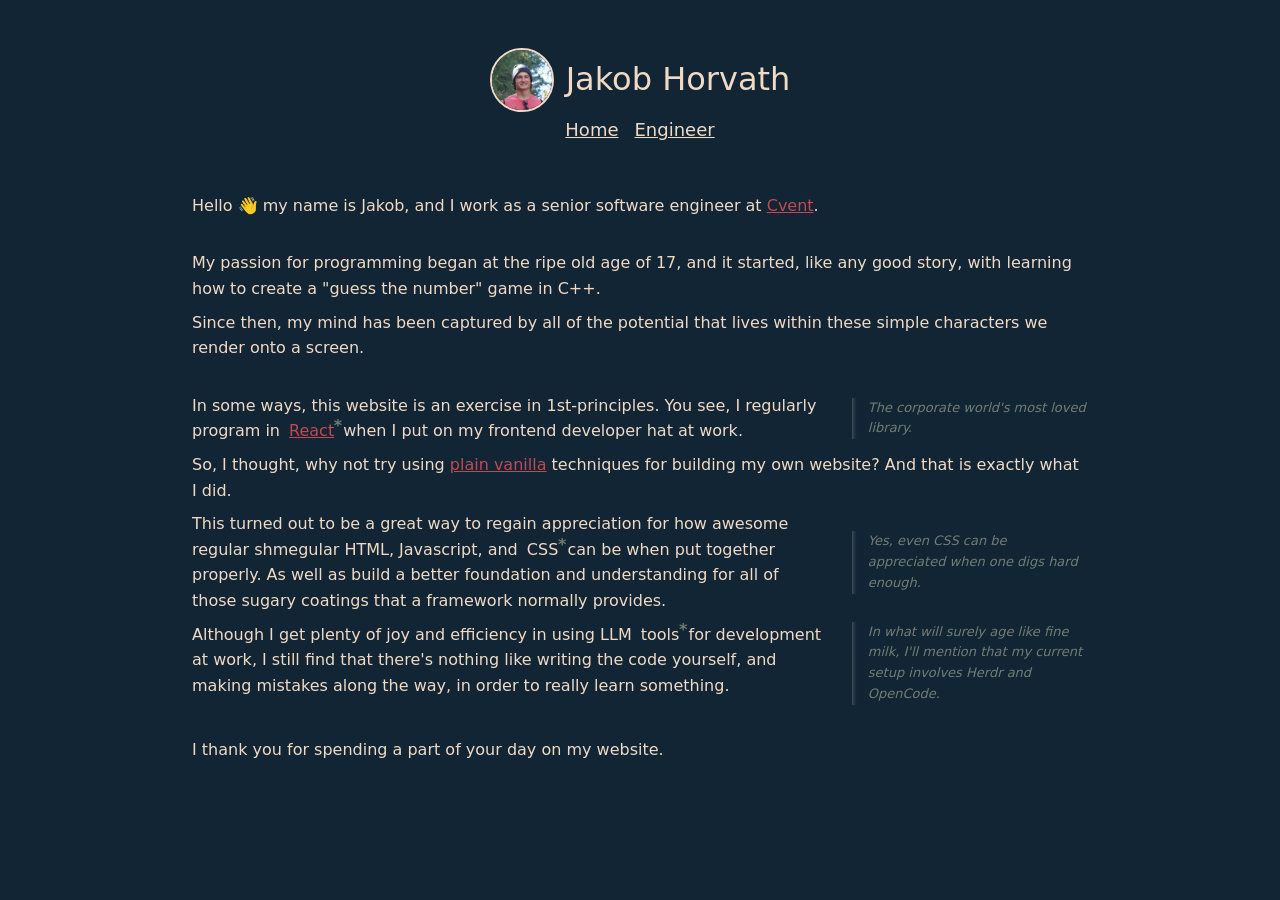
<file: index.html>
<!DOCTYPE html> 
<html lang="en">
<head>
  <title>Jakob Horvath</title>
  <meta charset="utf-8">
  <meta name="viewport" content="width=device-width">
  <meta name="description" content="Jakob's personal website.">
  
  <link rel="icon" type="image/png" sizes="96x96" href="/assets/faicon/favicon-96x96.png">
  <link rel="icon" href="/assets/favicon/favicon.svg" type="image/svg+xml" sizes="any">
  <link rel="icon" href="/assets/favicon/favicon.ico">
  <link rel="apple-touch-icon" href="/assets/favicon/apple-touch-icon.png">
  <link rel="manifest" href="/assets/favicon/site.webmanifest">
  <meta name="theme-color" content="#ffffff" media="(prefers-color-scheme: light)">
  <meta name="theme-color" content="#0f172a" media="(prefers-color-scheme: dark)">
  
  <link rel="stylesheet" href="index.css"/>
  <link rel="canonical" href="https://jakob0x11.dev/index.html"/>
  <script type="module" src="index.js" defer></script>
</head>
<body>
  <header>
    <div class="title-section">
      <img 
        class="profile-image" 
        src="assets/IMG_7747.CR2.small-square.jpg"
        alt="Myself, posing for the camera during a hike"
      />
      <h1>Jakob Horvath</h1>
    </div>
    <nav id="nav-menu">
      <ol>
        <li><a href="#" aria-current="page">Home</a></li>
        <li><a href="pages/engineer.html">Engineer</a></li>
      </ol>
    </nav>
  </header>
  <main>
    <div class="main-content">
      <div class="text-section">
        <p>
          Hello &#128075; my name is Jakob, and I 
          work as a senior software engineer at <a href="https://www.cvent.com">Cvent</a>.
        </p>
      </div>

      <div class="text-section">
        <p>
          My passion for programming began at the ripe old age of 17,
          and it started, like any good story, with learning how to create a
          "guess the number" game in C++. 
        </p>
        <p>
          Since then, my mind has been captured by all of the potential 
          that lives within these simple characters we render onto a screen.
        </p>
      </div>

      <div class="text-section">
        <x-info-section
          left="In some ways, this website is an exercise in 1st-principles. 
          You see, I regularly program in %s when I put on my frontend developer 
          hat at work."
          right="The corporate world's most loved library."
          footnote="<a href='https://react.dev/'>React</a>"
        ></x-info-section>
          
        <p>
          So, I thought, why not try using 
          <a href="https://plainvanillaweb.com/index.html">plain vanilla</a>
          techniques for building my own website? And that is exactly what
          I did.
        </p>

        <x-info-section
          left="This turned out to be a great way to regain appreciation for how
            awesome regular shmegular HTML, Javascript, and 
            %s can be when put together properly. As well as build a better 
            foundation and understanding for all of those sugary coatings that 
            a framework normally provides."
          right="Yes, even CSS can be appreciated when one digs hard enough."
          footnote="CSS"
        ></x-info-section>
        
        <x-info-section
          left="Although I get plenty of joy and efficiency in using LLM %s for 
            development at work, 
            I still find that there's nothing like writing the code yourself, 
            and making mistakes along the way, in order to really learn something."
          right="In what will surely age like fine milk, I'll mention that my current
            setup involves Herdr and OpenCode."
          footnote="tools"
          ></x-info-section>
      </div>

      <div class="text-section">
        <p>
          I thank you for spending a part of your day on my website.
        </p>
      </div>
    </div>
  </main>
</body>
</html>
</file>
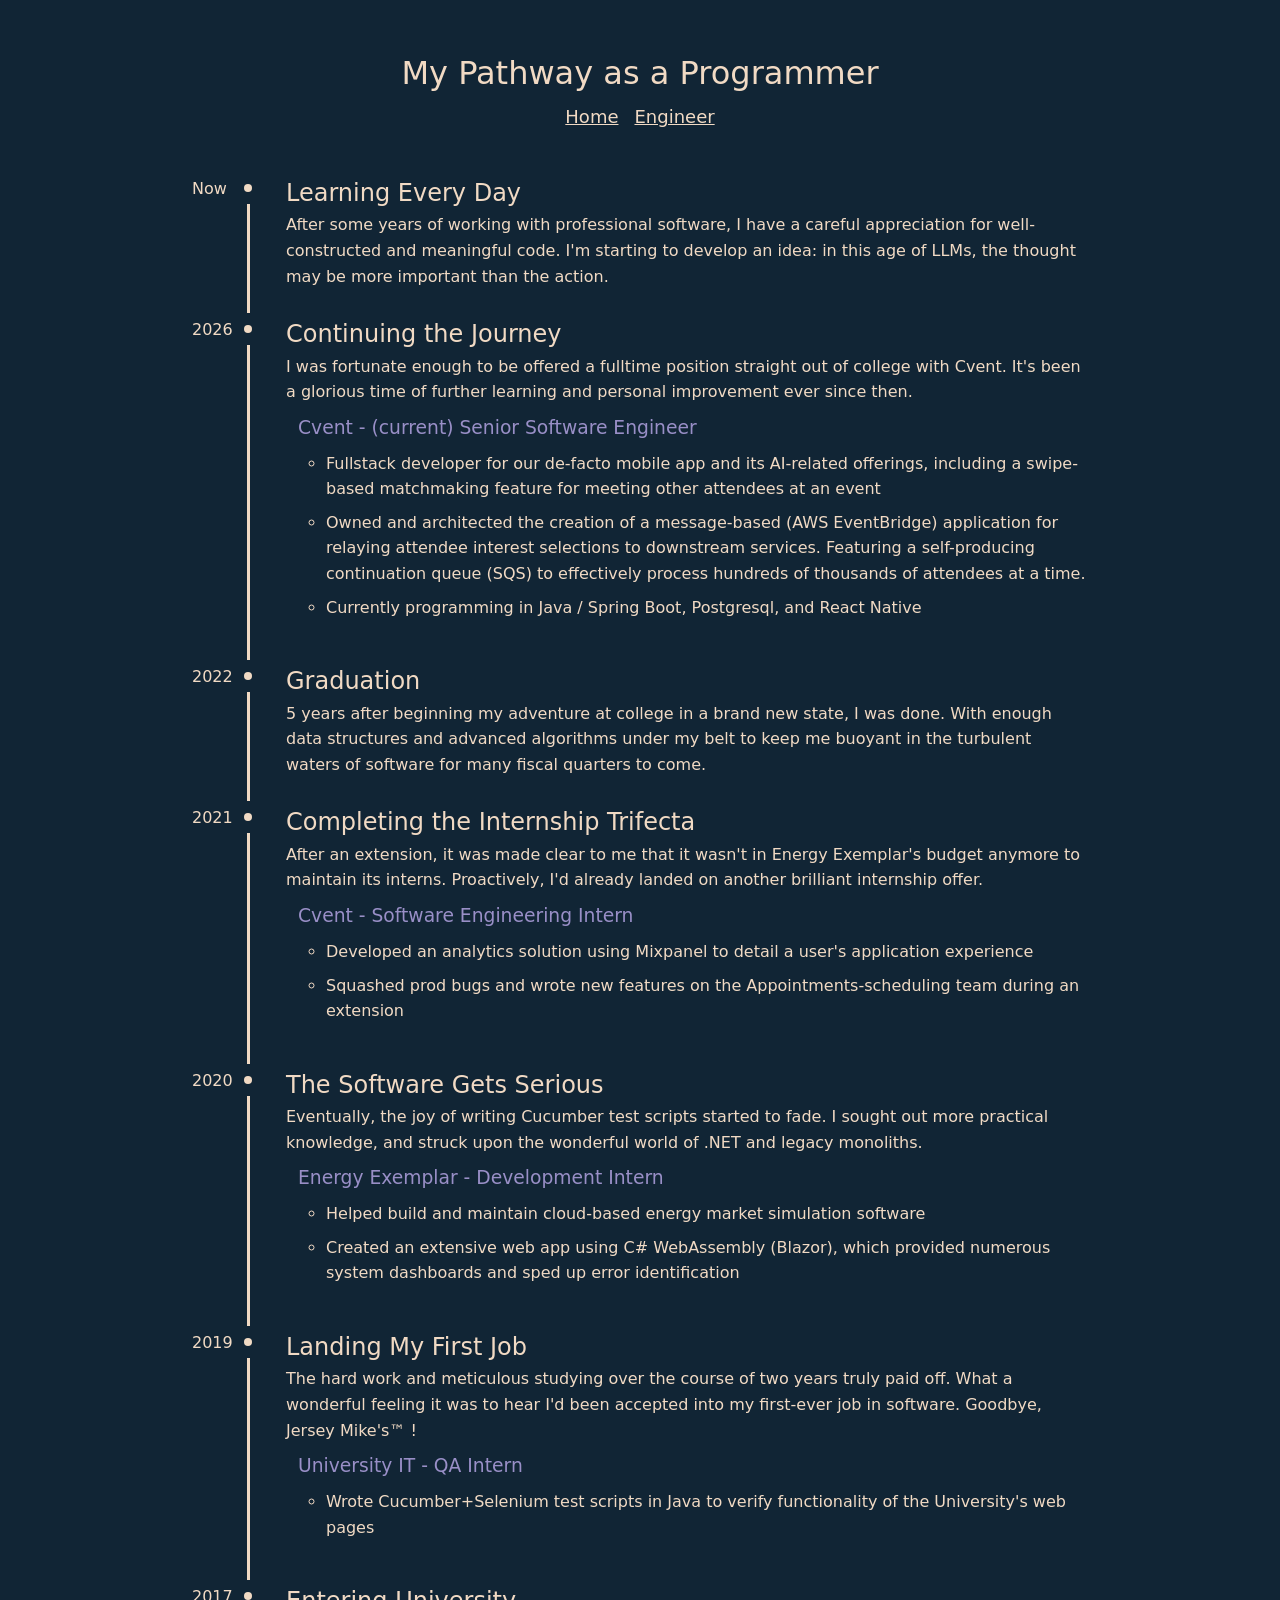
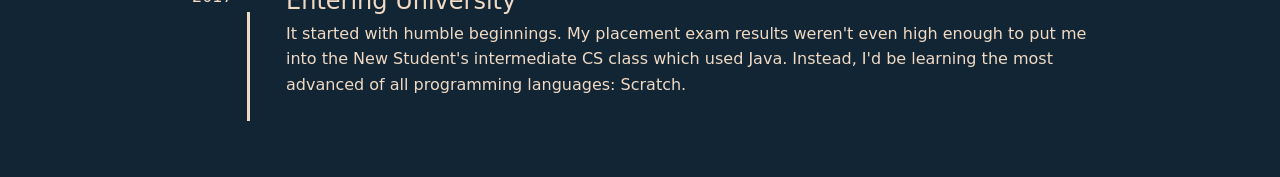
<file: pages/engineer.html>
<!DOCTYPE html>
<html lang="en">
<head>
  <title>Jakob Horvath - Software Engineer</title>
  <meta charset="utf-8">
  <meta name="viewport" content="width=device-width">
  <meta name="description" content="My experience as an engineer.">

  <link rel="icon" type="image/png" sizes="96x96" href="../assets/faicon/favicon-96x96.png">
  <link rel="icon" href="../assets/favicon/favicon.svg" type="image/svg+xml" sizes="any">
  <link rel="icon" href="../assets/favicon/favicon.ico">
  <link rel="apple-touch-icon" href="../assets/favicon/apple-touch-icon.png">
  <link rel="manifest" href="/assets/favicon/site.webmanifest">
  <meta name="theme-color" content="#ffffff" media="(prefers-color-scheme: light)">
  <meta name="theme-color" content="#0f172a" media="(prefers-color-scheme: dark)">

  <link rel="stylesheet" href="../index.css">
  <script type="module" src="../index.js" defer></script>
</head>
<body>
  <header>
    <div class="title-section">
      <h1>My Pathway as a Programmer</h1>
    </div>
    <nav id="nav-menu">
      <ol>
        <li><a href="../index.html" aria-current="page">Home</a></li>
        <li><a href="#">Engineer</a></li>
      </ol>
    </nav>
  </header>
  <main>
    <x-timeline-section
      date="Now"
      title="Learning Every Day"
      description="After some years of working with professional software, I have a careful appreciation for well-constructed and meaningful code. I'm starting to develop an idea: in this age of LLMs, the thought may be more important than the action."
    ></x-timeline-section>
    <x-timeline-section
      date="2026"
      title="Continuing the Journey"
      description="I was fortunate enough to be offered a fulltime position straight out of college with Cvent. It&#39;s been a glorious time of further learning and personal improvement ever since then."
      subtitle="Cvent - (current) Senior Software Engineer"
      notes='[
        "Fullstack developer for our de-facto mobile app and its AI-related offerings, including a swipe-based matchmaking feature for meeting other attendees at an event",
        "Owned and architected the creation of a message-based (AWS EventBridge) application for relaying attendee interest selections to downstream services. Featuring a self-producing continuation queue (SQS) to effectively process hundreds of thousands of attendees at a time.",
        "Currently programming in Java / Spring Boot, Postgresql, and React Native"
      ]'
    ></x-timeline-section>
    <x-timeline-section
      date="2022"
      title="Graduation"
      description="5 years after beginning my adventure at college in a brand new state, I was done. With enough data structures and advanced algorithms under my belt to keep me buoyant in the turbulent waters of software for many fiscal quarters to come."
    ></x-timeline-section>
    <x-timeline-section
      date="2021"
      title="Completing the Internship Trifecta"
      description="After an extension, it was made clear to me that it wasn't in Energy Exemplar's budget anymore to maintain its interns. Proactively, I'd already landed on another brilliant internship offer."
      subtitle="Cvent - Software Engineering Intern"
      notes='[
        "Developed an analytics solution using Mixpanel to detail a user&#39;s application experience",
        "Squashed prod bugs and wrote new features on the Appointments-scheduling team during an extension"
      ]'
    ></x-timeline-section>
    <x-timeline-section
      date="2020"
      title="The Software Gets Serious"
      description="Eventually, the joy of writing Cucumber test scripts started to fade. I sought out more practical knowledge, and struck upon the wonderful world of .NET and legacy monoliths."
      subtitle="Energy Exemplar - Development Intern"
      notes='[
        "Helped build and maintain cloud-based energy market simulation software",
        "Created an extensive web app using C# WebAssembly (Blazor), which provided numerous system dashboards and sped up error identification"
      ]'
    ></x-timeline-section>
    <x-timeline-section
      date="2019"
      title="Landing My First Job"
      description="The hard work and meticulous studying over the course of two years truly paid off. What a wonderful feeling it was to hear I'd been accepted into my first-ever job in software. Goodbye, Jersey Mike's™ !"
      subtitle="University IT - QA Intern"
      notes='["Wrote Cucumber+Selenium test scripts in Java to verify functionality of the University&#39;s web pages"]'
    ></x-timeline-section>
    <x-timeline-section
      date="2017"
      title="Entering University"
      description="It started with humble beginnings. My placement exam results weren't even high enough to put me into the New Student's intermediate CS class which used Java. Instead, I'd be learning the most advanced of all programming languages: Scratch."
    ></x-timeline-section>
  </main>
</body>
</html>
</file>
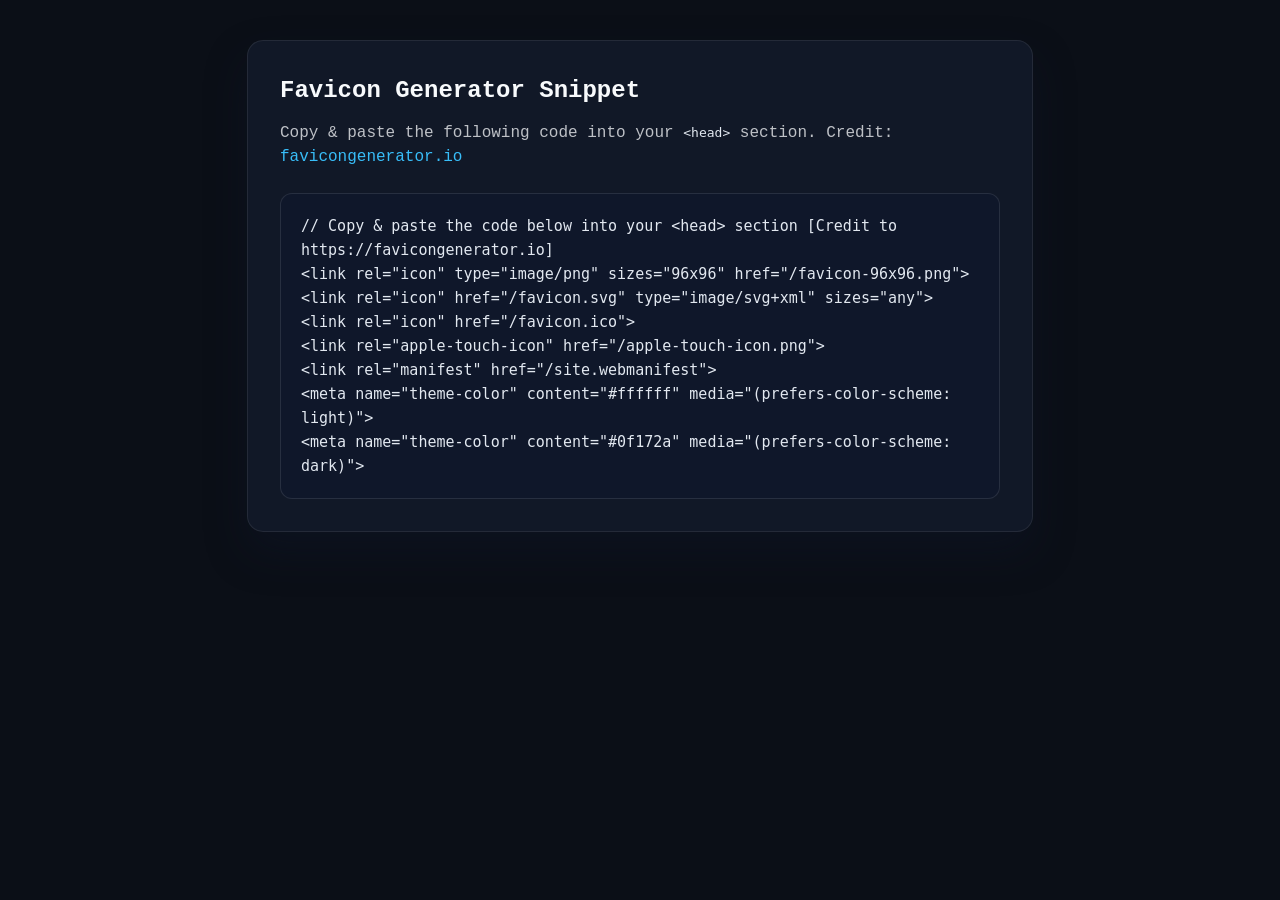
<file: assets/favicon/favicon-code.html>
<!doctype html>
<html lang="en">
<head>
  <meta charset="utf-8">
  <title>Favicon Generator Snippet</title>
  <style>
    :root {
      font-family: ui-monospace, SFMono-Regular, Consolas, 'Liberation Mono', Menlo, monospace;
      background: #0b0f17;
      color: #f8fafc;
      line-height: 1.5;
    }
    body {
      margin: 0;
      padding: 2.5rem 1.25rem 3rem;
      display: flex;
      justify-content: center;
    }
    main {
      max-width: 720px;
      width: 100%;
      background: #111827;
      border: 1px solid rgba(248, 250, 252, 0.08);
      border-radius: 16px;
      padding: 2rem;
      box-shadow: 0 20px 40px rgba(15, 23, 42, 0.4);
    }
    h1 {
      margin: 0 0 0.75rem;
      font-size: 1.5rem;
      font-weight: 600;
    }
    p {
      margin: 0 0 1.5rem;
      color: rgba(248, 250, 252, 0.75);
    }
    pre {
      margin: 0;
      background: #0f172a;
      border-radius: 12px;
      padding: 1.25rem;
      border: 1px solid rgba(248, 250, 252, 0.1);
      overflow-x: auto;
      font-size: 0.9375rem;
      line-height: 1.6;
      white-space: pre-wrap;
    }
    code {
      color: #e2e8f0;
    }
    a {
      color: #38bdf8;
      text-decoration: none;
    }
    a:hover {
      text-decoration: underline;
    }
  </style>
</head>
<body>
  <main>
    <h1>Favicon Generator Snippet</h1>
    <p>Copy &amp; paste the following code into your <code>&lt;head&gt;</code> section. Credit: <a href="https://favicongenerator.io" target="_blank" rel="noopener noreferrer">favicongenerator.io</a></p>
    <pre><code>// Copy &amp; paste the code below into your &lt;head&gt; section [Credit to https://favicongenerator.io]
&lt;link rel=&quot;icon&quot; type=&quot;image/png&quot; sizes=&quot;96x96&quot; href=&quot;/favicon-96x96.png&quot;&gt;
&lt;link rel=&quot;icon&quot; href=&quot;/favicon.svg&quot; type=&quot;image/svg+xml&quot; sizes=&quot;any&quot;&gt;
&lt;link rel=&quot;icon&quot; href=&quot;/favicon.ico&quot;&gt;
&lt;link rel=&quot;apple-touch-icon&quot; href=&quot;/apple-touch-icon.png&quot;&gt;
&lt;link rel=&quot;manifest&quot; href=&quot;/site.webmanifest&quot;&gt;
&lt;meta name=&quot;theme-color&quot; content=&quot;#ffffff&quot; media=&quot;(prefers-color-scheme: light)&quot;&gt;
&lt;meta name=&quot;theme-color&quot; content=&quot;#0f172a&quot; media=&quot;(prefers-color-scheme: dark)&quot;&gt;
</code></pre>
  </main>
</body>
</html>
</file>
<file: index.css>
@import "./styles/reset.css";
@import "./styles/variables.css";
@import "./styles/global.css";
@import "./components/info-section/info-section.css";
@import "./components/timeline/timeline-section.css";
</file>
